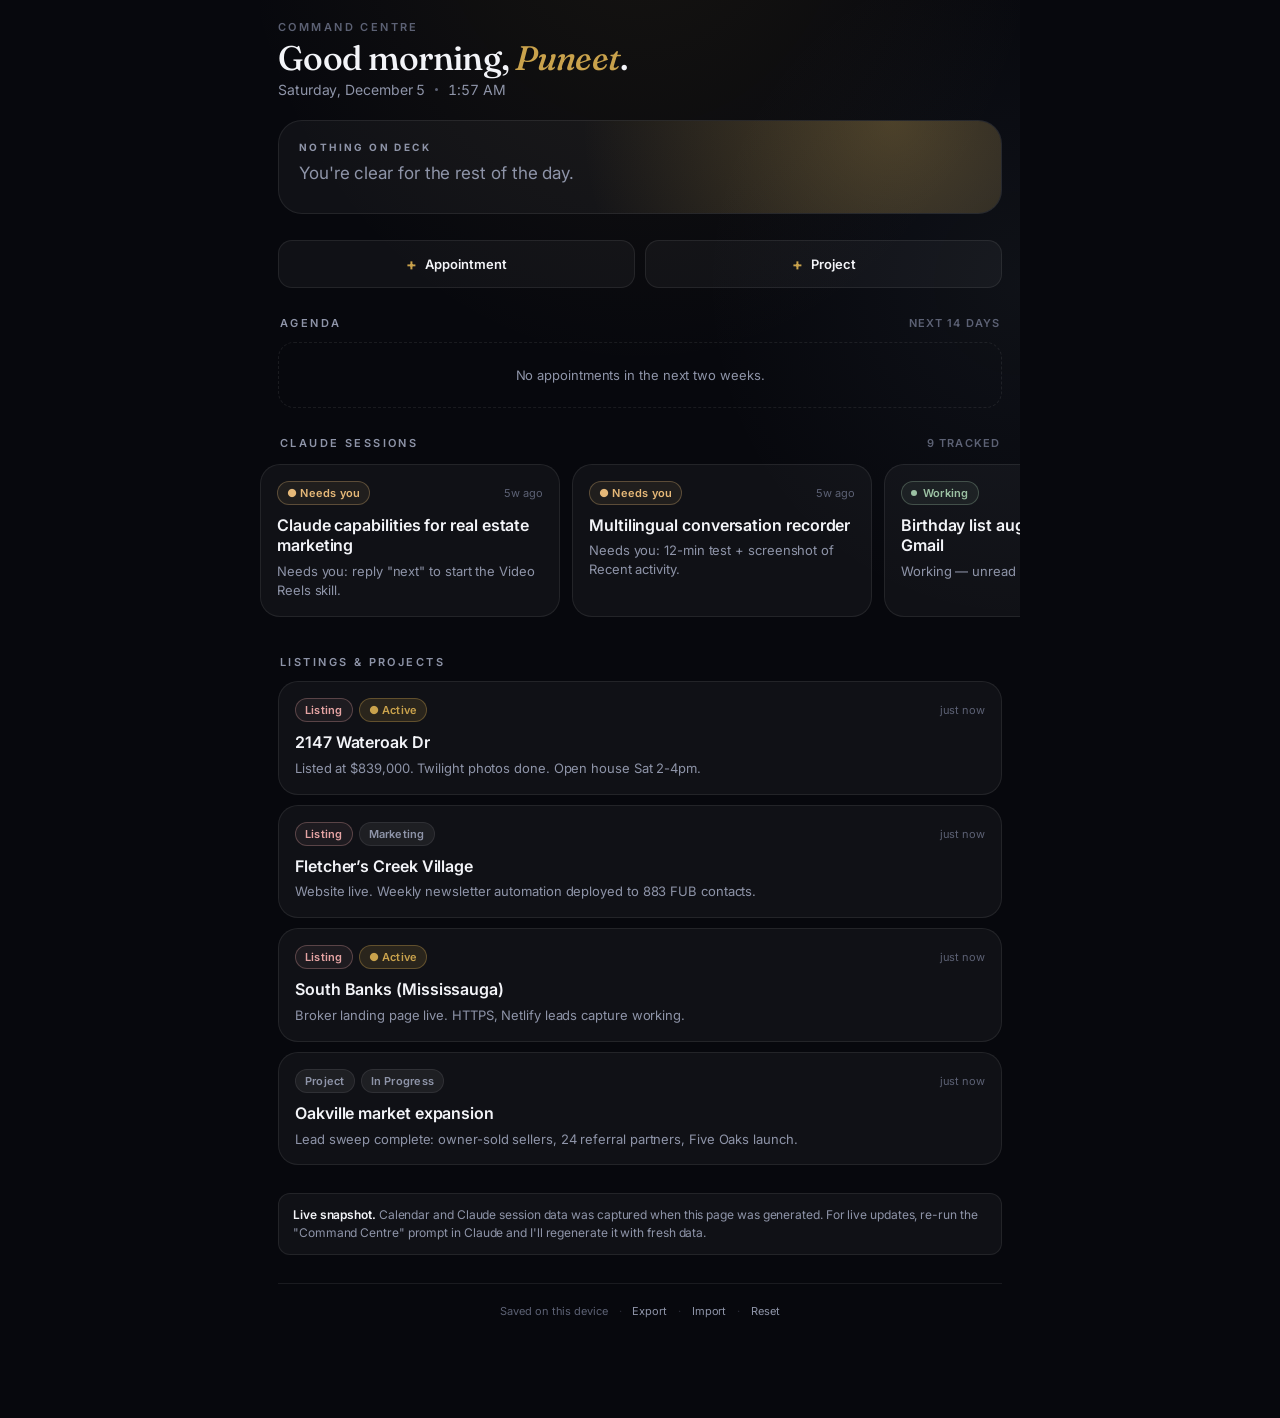
<file: command-centre.html>
<!DOCTYPE html>
<html lang="en">
<head>
<meta charset="UTF-8">
<meta name="viewport" content="width=device-width, initial-scale=1.0, viewport-fit=cover">
<meta name="theme-color" content="#07080d">
<meta name="apple-mobile-web-app-capable" content="yes">
<meta name="mobile-web-app-capable" content="yes">
<meta name="apple-mobile-web-app-status-bar-style" content="black-translucent">
<meta name="apple-mobile-web-app-title" content="Command Centre">
<link rel="manifest" href="manifest.webmanifest">
<title>Command Centre</title>
<link rel="preconnect" href="https://fonts.googleapis.com">
<link rel="preconnect" href="https://fonts.gstatic.com" crossorigin>
<link href="https://fonts.googleapis.com/css2?family=Fraunces:wght@400;500;600&family=Inter:wght@400;500;600;700&display=swap" rel="stylesheet">
<style>
:root {
  --bg: #07080d;
  --bg-2: #0e1017;
  --surface: rgba(255,255,255,0.04);
  --surface-2: rgba(255,255,255,0.06);
  --border: rgba(255,255,255,0.08);
  --text: #f3f4f8;
  --muted: #8e94a8;
  --dim: #5c6174;
  --gold: #c9a24c;
  --gold-soft: rgba(201, 162, 76, 0.14);
  --rose: #e5a3a3;
  --sage: #9bc1a3;
  --sky: #9bb8e0;
  --lavender: #b4a8d4;
  --amber: #e5b878;
  --safe-top: env(safe-area-inset-top, 0px);
  --safe-bottom: env(safe-area-inset-bottom, 0px);
}
* { box-sizing: border-box; -webkit-tap-highlight-color: transparent; }
html { background: var(--bg); }
body {
  margin: 0;
  background:
    radial-gradient(ellipse 90% 60% at 50% -10%, rgba(201,162,76,0.08), transparent 60%),
    radial-gradient(ellipse 70% 40% at 100% 20%, rgba(155,184,224,0.05), transparent 60%),
    var(--bg);
  color: var(--text);
  font-family: 'Inter', -apple-system, BlinkMacSystemFont, "SF Pro Display", "Segoe UI", Roboto, sans-serif;
  -webkit-font-smoothing: antialiased;
  min-height: 100vh;
  padding: calc(var(--safe-top) + 20px) 18px calc(var(--safe-bottom) + 100px);
  max-width: 760px; margin: 0 auto;
  letter-spacing: -0.005em;
}

/* ===== Header ===== */
.hdr { margin-bottom: 22px; }
.hdr .eyebrow {
  font-size: 11px; letter-spacing: 0.22em; text-transform: uppercase;
  color: var(--dim); font-weight: 600;
}
.hdr h1 {
  font-family: 'Fraunces', Georgia, serif;
  font-weight: 500; font-size: 34px; line-height: 1.1;
  margin: 6px 0 4px; letter-spacing: -0.02em;
}
.hdr h1 .name { color: var(--gold); font-style: italic; }
.hdr .sub {
  color: var(--muted); font-size: 14px; display: flex; align-items: center; gap: 10px;
  font-variant-numeric: tabular-nums;
}
.hdr .sub .dot { width: 3px; height: 3px; border-radius: 50%; background: var(--dim); }

/* ===== Next up hero ===== */
.hero {
  position: relative;
  background: linear-gradient(145deg, rgba(201,162,76,0.14), rgba(201,162,76,0.02));
  border: 1px solid rgba(201,162,76,0.3);
  border-radius: 24px;
  padding: 20px 20px 22px;
  margin-bottom: 26px;
  overflow: hidden;
}
.hero::before {
  content: ""; position: absolute; inset: 0;
  background: radial-gradient(circle at 85% 0%, rgba(201,162,76,0.3), transparent 50%);
  pointer-events: none;
}
.hero .label {
  font-size: 10px; letter-spacing: 0.24em; text-transform: uppercase;
  color: var(--gold); font-weight: 700;
}
.hero .countdown {
  font-family: 'Fraunces', Georgia, serif;
  font-size: 15px; color: var(--muted); margin-top: 4px;
  font-style: italic;
}
.hero .event-title {
  font-size: 22px; font-weight: 600; margin: 10px 0 6px;
  line-height: 1.25;
}
.hero .event-time {
  font-size: 14px; color: var(--text); font-weight: 500;
  font-variant-numeric: tabular-nums;
}
.hero .event-meta {
  margin-top: 10px; font-size: 13px; color: var(--muted);
  display: flex; align-items: center; gap: 8px;
}
.hero.empty { background: var(--surface); border-color: var(--border); }
.hero.empty .label { color: var(--muted); }

/* ===== Sections ===== */
section { margin-bottom: 28px; }
.sec-head {
  display: flex; align-items: baseline; justify-content: space-between;
  margin-bottom: 12px; padding: 0 2px;
}
.sec-title {
  font-size: 11px; letter-spacing: 0.22em; text-transform: uppercase;
  color: var(--muted); font-weight: 600;
}
.sec-action {
  font-size: 12px; color: var(--gold); font-weight: 600;
  background: none; border: none; cursor: pointer; padding: 4px 2px;
}
.sec-action:active { opacity: 0.6; }

/* ===== Agenda list ===== */
.agenda {
  display: flex; flex-direction: column; gap: 2px;
}
.ag-item {
  display: grid; grid-template-columns: 60px 1fr auto;
  align-items: center; gap: 14px;
  padding: 14px 2px; border-bottom: 1px solid var(--border);
  cursor: pointer;
}
.ag-item:last-child { border-bottom: none; }
.ag-item.past { opacity: 0.4; }
.ag-item .time {
  font-variant-numeric: tabular-nums;
  font-family: 'Fraunces', Georgia, serif;
  font-size: 18px; font-weight: 500; color: var(--text);
  line-height: 1.1;
}
.ag-item .time small {
  display: block; font-family: 'Inter', sans-serif;
  font-size: 10px; color: var(--dim); font-weight: 600;
  letter-spacing: 0.1em; text-transform: uppercase; margin-top: 2px;
}
.ag-item .title { font-weight: 500; font-size: 15px; line-height: 1.3; }
.ag-item .meta { font-size: 12px; color: var(--muted); margin-top: 2px; }
.ag-item .chev { color: var(--dim); font-size: 18px; }
.ag-item .pill {
  display: inline-block; font-size: 10px; letter-spacing: 0.1em;
  text-transform: uppercase; padding: 2px 8px; border-radius: 999px;
  background: var(--gold-soft); color: var(--gold); font-weight: 700;
  margin-left: 6px; vertical-align: middle;
}

.day-break {
  font-family: 'Fraunces', Georgia, serif;
  font-size: 13px; color: var(--muted); font-style: italic;
  padding: 14px 2px 6px; letter-spacing: 0.02em;
}

/* ===== Project cards ===== */
.proj-scroll {
  display: flex; gap: 12px; overflow-x: auto;
  margin: 0 -18px; padding: 2px 18px 10px;
  scroll-snap-type: x mandatory;
  scrollbar-width: none;
}
.proj-scroll::-webkit-scrollbar { display: none; }
.proj {
  flex: 0 0 76%; max-width: 300px;
  background: var(--surface);
  border: 1px solid var(--border);
  border-radius: 20px;
  padding: 16px;
  scroll-snap-align: start;
  position: relative;
  cursor: pointer;
}
.proj.wide { flex: 0 0 100%; max-width: none; }
.proj .status-row {
  display: flex; align-items: center; justify-content: space-between;
  gap: 8px; margin-bottom: 10px;
}
.badge {
  display: inline-flex; align-items: center; gap: 6px;
  padding: 4px 9px; border-radius: 999px; font-size: 11px;
  font-weight: 600; letter-spacing: 0.02em;
  background: var(--surface-2); border: 1px solid var(--border);
  color: var(--muted);
}
.badge .pulse {
  width: 6px; height: 6px; border-radius: 50%;
  background: currentColor;
  box-shadow: 0 0 0 0 currentColor;
}
.badge.working { color: var(--sage); border-color: rgba(155,193,163,0.3); background: rgba(155,193,163,0.08); }
.badge.working .pulse { animation: pulse 2s infinite; }
.badge.blocked { color: var(--amber); border-color: rgba(229,184,120,0.3); background: rgba(229,184,120,0.08); }
.badge.review { color: var(--sky); border-color: rgba(155,184,224,0.3); background: rgba(155,184,224,0.08); }
.badge.done { color: var(--dim); }
.badge.active { color: var(--gold); border-color: rgba(201,162,76,0.35); background: var(--gold-soft); }
.badge.listing { color: var(--rose); border-color: rgba(229,163,163,0.3); background: rgba(229,163,163,0.07); }
.badge.ai { color: var(--lavender); border-color: rgba(180,168,212,0.3); background: rgba(180,168,212,0.07); }
@keyframes pulse {
  0% { box-shadow: 0 0 0 0 currentColor; }
  70% { box-shadow: 0 0 0 6px rgba(0,0,0,0); }
  100% { box-shadow: 0 0 0 0 rgba(0,0,0,0); }
}
.proj .ptitle {
  font-size: 16px; font-weight: 600; line-height: 1.3;
  margin-bottom: 6px;
  display: -webkit-box; -webkit-line-clamp: 2; -webkit-box-orient: vertical;
  overflow: hidden;
}
.proj .pnotes {
  font-size: 13px; color: var(--muted); line-height: 1.45;
  display: -webkit-box; -webkit-line-clamp: 3; -webkit-box-orient: vertical;
  overflow: hidden;
}
.proj .pfoot {
  display: flex; justify-content: space-between; align-items: center;
  margin-top: 12px; font-size: 11px; color: var(--dim);
}
.proj .pfoot .edit { color: var(--muted); background: none; border: none; cursor: pointer; font-size: 11px; }

/* Vertical project list for real estate */
.proj-list .proj {
  flex: none; width: 100%; max-width: none;
  margin-bottom: 10px;
}
.proj-list { display: block; }

/* ===== Add buttons ===== */
.add-strip {
  display: grid; grid-template-columns: 1fr 1fr; gap: 10px;
  margin-bottom: 28px;
}
.add-btn {
  background: var(--surface); border: 1px solid var(--border);
  color: var(--text); padding: 13px 14px; border-radius: 14px;
  font-size: 13px; font-weight: 600; font-family: inherit;
  cursor: pointer; display: flex; align-items: center; justify-content: center; gap: 8px;
}
.add-btn:active { background: var(--surface-2); }
.add-btn .plus { color: var(--gold); font-size: 16px; font-weight: 700; }

/* ===== Empty state ===== */
.empty-state {
  text-align: center; color: var(--muted); font-size: 13px;
  padding: 24px 16px; border: 1px dashed var(--border); border-radius: 16px;
}

/* ===== Modal ===== */
.modal-bg {
  position: fixed; inset: 0; background: rgba(5,6,10,0.75);
  display: none; align-items: flex-end; justify-content: center;
  z-index: 50; backdrop-filter: blur(10px);
}
.modal-bg.open { display: flex; }
.modal {
  background: var(--bg-2); width: 100%; max-width: 760px;
  border-radius: 24px 24px 0 0;
  padding: 22px 20px calc(var(--safe-bottom) + 22px);
  border-top: 1px solid var(--border);
  max-height: 92vh; overflow-y: auto;
}
.modal h3 {
  margin: 0 0 18px; font-size: 20px; font-weight: 600;
  font-family: 'Fraunces', Georgia, serif;
}
.field { margin-bottom: 14px; }
.field label {
  display: block; font-size: 10px; color: var(--muted); margin-bottom: 7px;
  letter-spacing: 0.16em; text-transform: uppercase; font-weight: 600;
}
.field input, .field select, .field textarea {
  width: 100%; background: var(--bg); border: 1px solid var(--border);
  color: var(--text); padding: 13px 14px; border-radius: 12px;
  font-size: 15px; font-family: inherit; outline: none;
  transition: border-color 0.15s;
}
.field textarea { resize: vertical; min-height: 84px; line-height: 1.4; }
.field input:focus, .field select:focus, .field textarea:focus { border-color: var(--gold); }
.modal-actions { display: flex; gap: 10px; margin-top: 18px; }
.btn {
  flex: 1; padding: 14px; border-radius: 12px; border: 1px solid var(--border);
  background: var(--surface); color: var(--text); font-size: 14px; font-weight: 600;
  cursor: pointer; font-family: inherit;
}
.btn.primary { background: var(--gold); color: #1a1407; border-color: var(--gold); }
.btn.danger { color: #e07878; border-color: rgba(224,120,120,0.3); background: transparent; }

footer {
  text-align: center; color: var(--dim); font-size: 11px;
  margin-top: 28px; padding-top: 20px;
  border-top: 1px solid var(--border);
}
footer a { color: var(--muted); text-decoration: none; }
footer .sep { margin: 0 8px; opacity: 0.4; }

.sync-note {
  background: var(--surface); border: 1px solid var(--border);
  border-radius: 12px; padding: 12px 14px; font-size: 12px;
  color: var(--muted); line-height: 1.5; margin-bottom: 22px;
}
.sync-note strong { color: var(--text); font-weight: 600; }
</style>
</head>
<body>

<header class="hdr">
  <div class="eyebrow" id="eyebrow">Command Centre</div>
  <h1 id="greet">Good afternoon, <span class="name">Puneet</span>.</h1>
  <div class="sub">
    <span id="dateLine"></span>
    <span class="dot"></span>
    <span id="clock"></span>
  </div>
</header>

<div class="hero" id="hero"></div>

<div class="add-strip">
  <button class="add-btn" onclick="openModal('appt')"><span class="plus">+</span> Appointment</button>
  <button class="add-btn" onclick="openModal('project')"><span class="plus">+</span> Project</button>
</div>

<section>
  <div class="sec-head">
    <div class="sec-title">Agenda</div>
    <div class="sec-title" id="agendaDay" style="letter-spacing:0.1em;color:var(--dim);"></div>
  </div>
  <div class="agenda" id="agendaList"></div>
</section>

<section>
  <div class="sec-head">
    <div class="sec-title">Claude Sessions</div>
    <div class="sec-title" style="color:var(--dim);letter-spacing:0.1em;" id="claudeCount"></div>
  </div>
  <div class="proj-scroll" id="claudeList"></div>
</section>

<section>
  <div class="sec-head">
    <div class="sec-title">Listings &amp; Projects</div>
  </div>
  <div class="proj-list" id="projectList"></div>
</section>

<div class="sync-note">
  <strong>Live snapshot.</strong> Calendar and Claude session data was captured when this page was generated. For live updates, re-run the "Command Centre" prompt in Claude and I'll regenerate it with fresh data.
</div>

<footer>
  Saved on this device
  <span class="sep">·</span>
  <a href="#" onclick="exportData(event)">Export</a>
  <span class="sep">·</span>
  <a href="#" onclick="importData(event)">Import</a>
  <span class="sep">·</span>
  <a href="#" onclick="resetSeed(event)">Reset</a>
</footer>

<div class="modal-bg" id="modalBg">
  <div class="modal" id="modal"></div>
</div>

<script>
const STORE_KEY = 'cmdCentre.v2';
const GEN_AT = '2026-10-27T12:30:00-04:00';

// Seeded from live Google Calendar + Claude sessions when this page was generated.
const SEED = {
  generatedAt: GEN_AT,
  appointments: [
    { id: 'c1', when: '2026-10-27T08:45', title: 'Call mom', with: 'Recurring', notes: '', src: 'cal' },
    { id: 'c2', when: '2026-10-27T10:00', title: 'Inner Circle Mentorship: Puneet & Lang', with: 'Google Meet', notes: 'meet.google.com/emi-zsrr-dfa', src: 'cal' },
    { id: 'c3', when: '2026-10-27T11:30', title: 'Door knocking', with: '', notes: '', src: 'cal' },
    { id: 'c4', when: '2026-10-27T14:00', title: 'Call leads and past clients', with: '', notes: '', src: 'cal' },
    { id: 'c5', when: '2026-10-27T20:30', title: 'Life list', with: 'Daily review', notes: '', src: 'cal' },
    { id: 'c6', when: '2026-10-28T08:45', title: 'Call mom', with: '', notes: '', src: 'cal' },
    { id: 'c7', when: '2026-10-28T10:30', title: 'Door knocking', with: '', notes: '', src: 'cal' },
    { id: 'c8', when: '2026-10-28T11:30', title: 'Visit listings', with: '', notes: '', src: 'cal' },
    { id: 'c9', when: '2026-10-28T14:00', title: 'Call leads and past clients', with: '', notes: '', src: 'cal' },
    { id: 'c10', when: '2026-10-30T15:00', title: 'Video Studio Booking', with: 'Royal LePage West', notes: 'Signature Mississauga studio', src: 'cal' },
    { id: 'c11', when: '2026-10-31T15:00', title: 'Reserve Mishri', with: '', notes: '', src: 'cal' },
    { id: 'c12', when: '2026-11-01T18:30', title: 'With Sushant Mahajan at Mishri', with: '', notes: '', src: 'cal' }
  ],
  claudeSessions: [
    { id: 's1', title: 'Birthday list augmentation from Gmail', status: 'Working', updated: '2026-10-27T19:36', note: 'Working — unread activity.', unread: true },
    { id: 's2', title: 'Claude capabilities for real estate marketing', status: 'Blocked', updated: '2026-10-27T19:34', note: 'Needs you: reply "next" to start the Video Reels skill.', unread: true },
    { id: 's3', title: 'Oakville real estate agent prompt', status: 'Done', updated: '2026-10-27T14:15', note: 'Full Oakville prompt delivered: market data, personas, 90-day plan.' },
    { id: 's4', title: 'CMA for Kaushal property', status: 'Done', updated: '2026-10-26T20:17', note: 'CMA updated to $1,200K–$1,225K. PDF saved: 1344 Rolph Terr.' },
    { id: 's5', title: 'Multilingual conversation recorder', status: 'Blocked', updated: '2026-10-25T00:45', note: 'Needs you: 12-min test + screenshot of Recent activity.' },
    { id: 's6', title: 'Facebook ads — daily sweep', status: 'Done', updated: '2026-10-27T13:00', note: 'All 4 campaigns ran. Spend summary emailed. No action needed.' },
    { id: 's7', title: 'Diwali gift distribution route', status: 'Review', updated: '2026-10-25T14:42', note: 'Route planned — ready for your review.' },
    { id: 's8', title: 'South Banks broker landing page', status: 'Done', updated: '2026-10-20T21:24', note: 'mississaugasouthbanks.com live with HTTPS, leads to Netlify.' },
    { id: 's9', title: 'Fletcher’s Creek leads follow-up', status: 'Done', updated: '2026-10-14T21:58', note: 'Monthly Content mail pack delivered.' }
  ],
  projects: [
    { id: 'p1', type: 'listing', title: '2147 Wateroak Dr', status: 'Active', updated: Date.now(), notes: 'Listed at $839,000. Twilight photos done. Open house Sat 2-4pm.' },
    { id: 'p2', type: 'listing', title: 'Fletcher’s Creek Village', status: 'Marketing', updated: Date.now(), notes: 'Website live. Weekly newsletter automation deployed to 883 FUB contacts.' },
    { id: 'p3', type: 'listing', title: 'South Banks (Mississauga)', status: 'Live', updated: Date.now(), notes: 'Broker landing page live. HTTPS, Netlify leads capture working.' },
    { id: 'p4', type: 'other', title: 'Oakville market expansion', status: 'In Progress', updated: Date.now(), notes: 'Lead sweep complete: owner-sold sellers, 24 referral partners, Five Oaks launch.' }
  ]
};

let data = load();

function load() {
  try {
    const raw = localStorage.getItem(STORE_KEY);
    if (!raw) { localStorage.setItem(STORE_KEY, JSON.stringify(SEED)); return JSON.parse(JSON.stringify(SEED)); }
    const parsed = JSON.parse(raw);
    // merge seed shape if migrating
    return Object.assign({}, SEED, parsed);
  } catch { return JSON.parse(JSON.stringify(SEED)); }
}
function save() { localStorage.setItem(STORE_KEY, JSON.stringify(data)); }
function uid() { return Math.random().toString(36).slice(2, 9); }

function esc(s) {
  return String(s || '').replace(/[&<>"']/g, c => ({'&':'&amp;','<':'&lt;','>':'&gt;','"':'&quot;',"'":'&#39;'}[c]));
}

/* ============ Header + clock ============ */
function tickClock() {
  const now = new Date();
  const h = now.getHours();
  let g = 'Good evening';
  if (h < 12) g = 'Good morning';
  else if (h < 17) g = 'Good afternoon';
  document.getElementById('greet').innerHTML = `${g}, <span class="name">Puneet</span>.`;
  document.getElementById('dateLine').textContent = now.toLocaleDateString(undefined, {
    weekday: 'long', month: 'long', day: 'numeric'
  });
  document.getElementById('clock').textContent = now.toLocaleTimeString([], { hour: 'numeric', minute: '2-digit' });
}

/* ============ Hero: next appointment ============ */
function renderHero() {
  const now = new Date();
  const upcoming = data.appointments
    .map(a => ({ ...a, _d: new Date(a.when) }))
    .filter(a => a._d > now)
    .sort((a,b) => a._d - b._d);
  const el = document.getElementById('hero');
  if (!upcoming.length) {
    el.classList.add('empty');
    el.innerHTML = `<div class="label">Nothing on deck</div>
      <div class="event-title" style="font-size:17px;color:var(--muted);font-weight:400;">You're clear for the rest of the day.</div>`;
    return;
  }
  el.classList.remove('empty');
  const n = upcoming[0];
  const diff = (n._d - now) / 1000;
  let count;
  if (diff < 60) count = 'Starting now';
  else if (diff < 3600) count = `In ${Math.round(diff/60)} min`;
  else if (diff < 86400) count = `In ${Math.round(diff/3600)}h ${Math.round((diff % 3600)/60)}m`;
  else {
    const days = Math.floor(diff/86400);
    count = days === 1 ? 'Tomorrow' : `In ${days} days`;
  }
  const timeStr = n._d.toLocaleTimeString([], { hour: 'numeric', minute: '2-digit' });
  const dayStr = isSameDay(n._d, now) ? 'Today' : n._d.toLocaleDateString([], { weekday: 'short', month: 'short', day: 'numeric' });
  el.innerHTML = `
    <div class="label">Up Next</div>
    <div class="countdown">${count}</div>
    <div class="event-title">${esc(n.title)}</div>
    <div class="event-time">${dayStr} · ${timeStr}</div>
    ${n.with || n.notes ? `<div class="event-meta">${esc(n.with || n.notes)}</div>` : ''}
  `;
}

function isSameDay(a, b) {
  return a.getFullYear() === b.getFullYear() && a.getMonth() === b.getMonth() && a.getDate() === b.getDate();
}

/* ============ Agenda ============ */
function renderAgenda() {
  const now = new Date();
  const upcoming = data.appointments
    .map(a => ({ ...a, _d: new Date(a.when) }))
    .filter(a => {
      // show from start of today onward, up to 14 days
      const start = new Date(now); start.setHours(0,0,0,0);
      const end = new Date(now); end.setDate(end.getDate() + 14);
      return a._d >= start && a._d <= end;
    })
    .sort((a,b) => a._d - b._d);

  const list = document.getElementById('agendaList');
  const dayLabel = document.getElementById('agendaDay');
  dayLabel.textContent = `Next 14 days`;

  if (!upcoming.length) {
    list.innerHTML = `<div class="empty-state">No appointments in the next two weeks.</div>`;
    return;
  }

  let html = '';
  let currentDay = '';
  upcoming.forEach(a => {
    const dayKey = a._d.toDateString();
    if (dayKey !== currentDay) {
      currentDay = dayKey;
      const label = isSameDay(a._d, now) ? 'Today' :
        isSameDay(a._d, new Date(now.getTime() + 86400000)) ? 'Tomorrow' :
        a._d.toLocaleDateString([], { weekday: 'long', month: 'long', day: 'numeric' });
      html += `<div class="day-break">${label}</div>`;
    }
    const past = a._d < now;
    const t = a._d.toLocaleTimeString([], { hour: 'numeric', minute: '2-digit' });
    const [tNum, tMer] = t.split(' ');
    const nextMark = a._isNext ? '<span class="pill">Next</span>' : '';
    html += `
      <div class="ag-item ${past ? 'past' : ''}" onclick="openModal('appt','${a.id}')">
        <div class="time">${tNum}<small>${tMer || ''}</small></div>
        <div>
          <div class="title">${esc(a.title)}${nextMark}</div>
          ${a.with || a.notes ? `<div class="meta">${esc(a.with || a.notes)}</div>` : ''}
        </div>
        <div class="chev">›</div>
      </div>`;
  });
  list.innerHTML = html;
}

/* ============ Claude sessions ============ */
function statusBadge(s) {
  const key = (s || '').toLowerCase();
  if (key.includes('work')) return `<span class="badge working"><span class="pulse"></span>Working</span>`;
  if (key.includes('block')) return `<span class="badge blocked">● Needs you</span>`;
  if (key.includes('review')) return `<span class="badge review">● Review ready</span>`;
  if (key.includes('done') || key.includes('complete')) return `<span class="badge done">● Done</span>`;
  if (key.includes('active') || key.includes('live')) return `<span class="badge active">● Active</span>`;
  return `<span class="badge">${esc(s)}</span>`;
}

function renderClaude() {
  const list = document.getElementById('claudeList');
  const items = data.claudeSessions || [];
  document.getElementById('claudeCount').textContent = items.length ? `${items.length} tracked` : '';
  if (!items.length) {
    list.innerHTML = `<div class="empty-state" style="width:100%;">No Claude sessions tracked yet.</div>`;
    return;
  }
  // sort: blocked/working first, then by updated desc
  const rank = s => {
    const k = (s.status||'').toLowerCase();
    if (k.includes('block')) return 0;
    if (k.includes('work')) return 1;
    if (k.includes('review')) return 2;
    return 3;
  };
  items.sort((a,b) => {
    const r = rank(a) - rank(b);
    if (r) return r;
    return new Date(b.updated) - new Date(a.updated);
  });
  list.innerHTML = items.map(s => `
    <div class="proj" onclick="editSession('${s.id}')">
      <div class="status-row">
        ${statusBadge(s.status)}
        <span style="font-size:11px;color:var(--dim);">${timeAgo(s.updated)}</span>
      </div>
      <div class="ptitle">${esc(s.title)}</div>
      <div class="pnotes">${esc(s.note || '')}</div>
    </div>
  `).join('');
}

/* ============ Projects (listings etc) ============ */
function typeBadge(t) {
  if (t === 'listing') return `<span class="badge listing">Listing</span>`;
  if (t === 'ai') return `<span class="badge ai">AI</span>`;
  return `<span class="badge">Project</span>`;
}

function renderProjects() {
  const list = document.getElementById('projectList');
  const items = [...(data.projects || [])].sort((a,b) => (b.updated||0) - (a.updated||0));
  if (!items.length) {
    list.innerHTML = `<div class="empty-state">No projects yet. Tap "+ Project" to add one.</div>`;
    return;
  }
  list.innerHTML = items.map(p => `
    <div class="proj wide" onclick="openModal('project','${p.id}')">
      <div class="status-row">
        <div style="display:flex;gap:6px;flex-wrap:wrap;">
          ${typeBadge(p.type)}
          ${p.status ? statusBadge(p.status) : ''}
        </div>
        <span style="font-size:11px;color:var(--dim);">${timeAgo(p.updated)}</span>
      </div>
      <div class="ptitle">${esc(p.title)}</div>
      ${p.notes ? `<div class="pnotes" style="-webkit-line-clamp:4;">${esc(p.notes)}</div>` : ''}
    </div>
  `).join('');
}

function timeAgo(ts) {
  if (!ts) return '—';
  const t = typeof ts === 'string' ? new Date(ts).getTime() : ts;
  const diff = (Date.now() - t) / 1000;
  if (diff < 60) return 'just now';
  if (diff < 3600) return Math.floor(diff/60) + 'm ago';
  if (diff < 86400) return Math.floor(diff/3600) + 'h ago';
  if (diff < 86400 * 7) return Math.floor(diff/86400) + 'd ago';
  return Math.floor(diff/(86400*7)) + 'w ago';
}

/* ============ Modal ============ */
let editing = null;

function openModal(kind, id) {
  editing = { kind, id };
  const modal = document.getElementById('modal');
  if (kind === 'appt') {
    const a = id ? data.appointments.find(x => x.id === id) : { when: defaultWhen(), title: '', with: '', notes: '' };
    modal.innerHTML = `
      <h3>${id ? 'Edit' : 'New'} Appointment</h3>
      <div class="field"><label>When</label><input type="datetime-local" id="f_when" value="${a.when || ''}"></div>
      <div class="field"><label>Title</label><input id="f_title" value="${esc(a.title)}" placeholder="Showing, call, meeting…"></div>
      <div class="field"><label>With / Where</label><input id="f_with" value="${esc(a.with || '')}" placeholder="Client name or location"></div>
      <div class="field"><label>Notes</label><textarea id="f_notes" placeholder="Anything to remember">${esc(a.notes || '')}</textarea></div>
      <div class="modal-actions">
        ${id ? `<button class="btn danger" onclick="del('appt','${id}',true)">Delete</button>` : ''}
        <button class="btn" onclick="closeModal()">Cancel</button>
        <button class="btn primary" onclick="saveAppt()">Save</button>
      </div>`;
  } else {
    const p = id ? data.projects.find(x => x.id === id) : { type: 'listing', title: '', status: 'In Progress', notes: '' };
    modal.innerHTML = `
      <h3>${id ? 'Edit' : 'New'} Project</h3>
      <div class="field"><label>Type</label>
        <select id="f_type">
          <option value="listing" ${p.type==='listing'?'selected':''}>Real Estate Listing</option>
          <option value="ai" ${p.type==='ai'?'selected':''}>AI Project (Claude / ChatGPT)</option>
          <option value="other" ${p.type==='other'?'selected':''}>Other</option>
        </select>
      </div>
      <div class="field"><label>Title</label><input id="f_title" value="${esc(p.title)}" placeholder="Project name"></div>
      <div class="field"><label>Status</label>
        <select id="f_status">
          ${['Active','Live','Marketing','In Progress','On Hold','Review','Done'].map(s =>
            `<option ${p.status===s?'selected':''}>${s}</option>`).join('')}
        </select>
      </div>
      <div class="field"><label>Notes</label><textarea id="f_notes" placeholder="Current state, next action…">${esc(p.notes || '')}</textarea></div>
      <div class="modal-actions">
        ${id ? `<button class="btn danger" onclick="del('project','${id}',true)">Delete</button>` : ''}
        <button class="btn" onclick="closeModal()">Cancel</button>
        <button class="btn primary" onclick="saveProject()">Save</button>
      </div>`;
  }
  document.getElementById('modalBg').classList.add('open');
}

function editSession(id) {
  const s = data.claudeSessions.find(x => x.id === id);
  if (!s) return;
  editing = { kind: 'session', id };
  document.getElementById('modal').innerHTML = `
    <h3>${esc(s.title)}</h3>
    <div class="field"><label>Status</label>
      <select id="f_status">
        ${['Working','Blocked','Review','Done'].map(x =>
          `<option ${s.status===x?'selected':''}>${x}</option>`).join('')}
      </select>
    </div>
    <div class="field"><label>Note</label><textarea id="f_note">${esc(s.note || '')}</textarea></div>
    <div class="modal-actions">
      <button class="btn danger" onclick="del('session','${id}',true)">Remove</button>
      <button class="btn" onclick="closeModal()">Cancel</button>
      <button class="btn primary" onclick="saveSession()">Save</button>
    </div>`;
  document.getElementById('modalBg').classList.add('open');
}

function closeModal() {
  editing = null;
  document.getElementById('modalBg').classList.remove('open');
}

function defaultWhen() {
  const d = new Date(); d.setMinutes(0); d.setSeconds(0);
  d.setHours(d.getHours() + 1);
  const pad = n => String(n).padStart(2,'0');
  return `${d.getFullYear()}-${pad(d.getMonth()+1)}-${pad(d.getDate())}T${pad(d.getHours())}:${pad(d.getMinutes())}`;
}

function saveAppt() {
  const obj = {
    id: editing.id || uid(),
    when: document.getElementById('f_when').value,
    title: document.getElementById('f_title').value.trim(),
    with: document.getElementById('f_with').value.trim(),
    notes: document.getElementById('f_notes').value.trim()
  };
  if (!obj.title) { alert('Title is required'); return; }
  const i = data.appointments.findIndex(a => a.id === obj.id);
  if (i >= 0) data.appointments[i] = { ...data.appointments[i], ...obj };
  else data.appointments.push(obj);
  save(); renderAll(); closeModal();
}

function saveProject() {
  const obj = {
    id: editing.id || uid(),
    type: document.getElementById('f_type').value,
    title: document.getElementById('f_title').value.trim(),
    status: document.getElementById('f_status').value,
    notes: document.getElementById('f_notes').value.trim(),
    updated: Date.now()
  };
  if (!obj.title) { alert('Title is required'); return; }
  const i = data.projects.findIndex(p => p.id === obj.id);
  if (i >= 0) data.projects[i] = obj; else data.projects.push(obj);
  save(); renderAll(); closeModal();
}

function saveSession() {
  const s = data.claudeSessions.find(x => x.id === editing.id);
  if (!s) return;
  s.status = document.getElementById('f_status').value;
  s.note = document.getElementById('f_note').value.trim();
  s.updated = new Date().toISOString();
  save(); renderAll(); closeModal();
}

function del(kind, id, fromModal) {
  if (!confirm('Delete this item?')) return;
  if (kind === 'appt') data.appointments = data.appointments.filter(a => a.id !== id);
  else if (kind === 'session') data.claudeSessions = data.claudeSessions.filter(s => s.id !== id);
  else data.projects = data.projects.filter(p => p.id !== id);
  save(); renderAll();
  if (fromModal) closeModal();
}

document.getElementById('modalBg').addEventListener('click', e => {
  if (e.target.id === 'modalBg') closeModal();
});

/* ============ Export / Import / Reset ============ */
function exportData(e) {
  e.preventDefault();
  const blob = new Blob([JSON.stringify(data, null, 2)], { type: 'application/json' });
  const url = URL.createObjectURL(blob);
  const a = document.createElement('a');
  a.href = url; a.download = 'command-centre-backup.json'; a.click();
  URL.revokeObjectURL(url);
}
function importData(e) {
  e.preventDefault();
  const input = document.createElement('input');
  input.type = 'file'; input.accept = 'application/json';
  input.onchange = () => {
    const f = input.files[0]; if (!f) return;
    const r = new FileReader();
    r.onload = () => {
      try {
        const parsed = JSON.parse(r.result);
        data = Object.assign({}, SEED, parsed);
        save(); renderAll();
      } catch { alert('Could not read file'); }
    };
    r.readAsText(f);
  };
  input.click();
}
function resetSeed(e) {
  e.preventDefault();
  if (!confirm('Reset to the latest live snapshot? Your local edits will be lost.')) return;
  data = JSON.parse(JSON.stringify(SEED));
  save(); renderAll();
}

function renderAll() {
  tickClock();
  renderHero();
  renderAgenda();
  renderClaude();
  renderProjects();
}

renderAll();
setInterval(() => { tickClock(); renderHero(); }, 30000);
</script>
</body>
</html>
</file>
